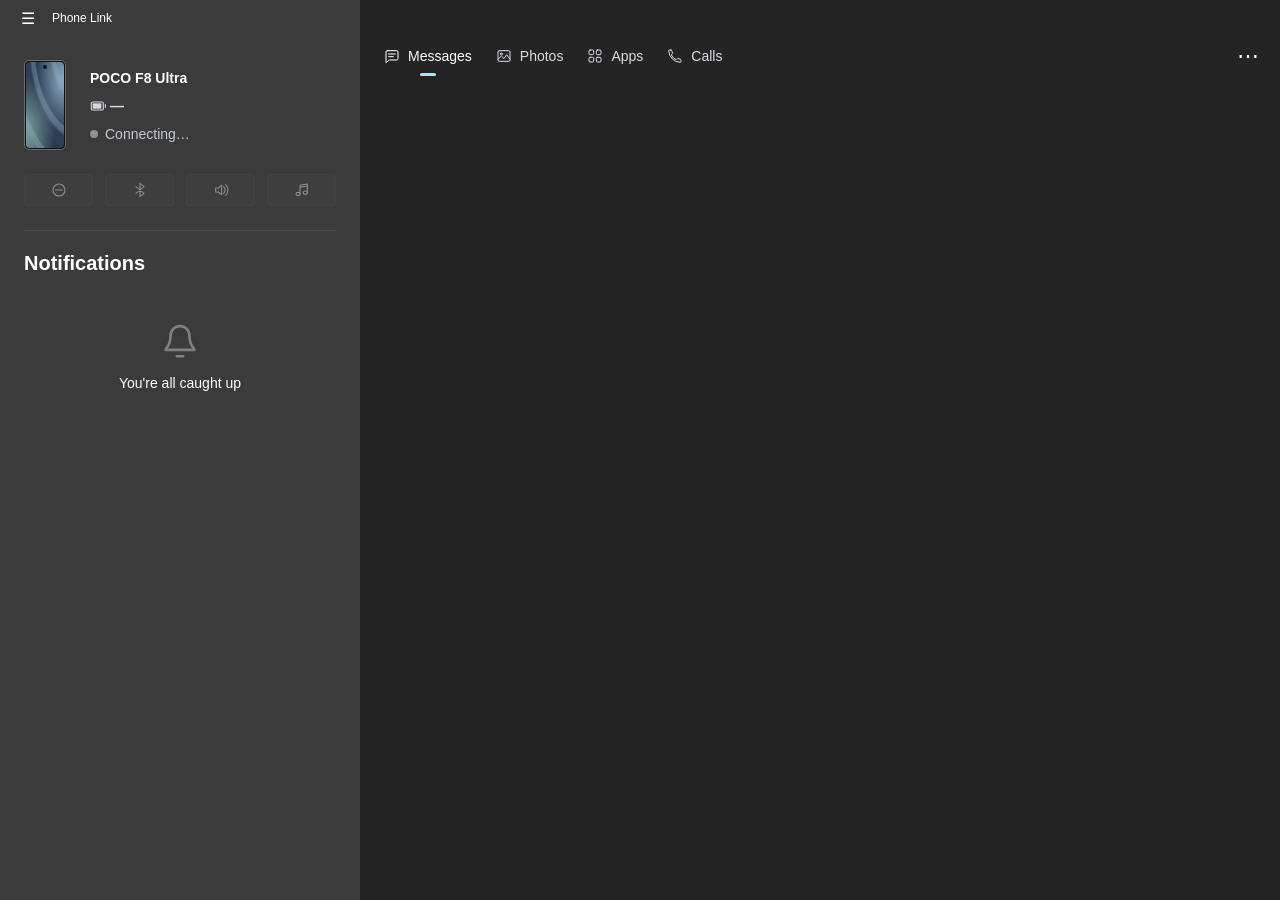
<file: src/ui/index.html>
<!doctype html><html lang="el"><head><meta charset="utf-8"><meta name="viewport" content="width=device-width,initial-scale=1"><meta http-equiv="Content-Security-Policy" content="default-src 'none'; script-src 'self'; style-src 'self' 'unsafe-inline'; img-src 'self' data:; connect-src 'none'; frame-src 'self'; object-src 'none'; base-uri 'none'; form-action 'none'"><title>Phone Link</title><link rel="stylesheet" href="style.css"><link rel="stylesheet" href="windows-shell.css"></head><body><div class="window"><div class="windows-appbar"><button class="icon-button" id="pane-toggle" aria-label="Collapse phone panel" aria-expanded="true">☰</button><span>Phone Link</span></div><div class="workspace"><aside class="sidebar"><div class="device"><div class="phone-thumb" aria-hidden="true"><div class="camera-hole"></div><div class="phone-wallpaper"></div></div><div class="device-info"><div class="device-name">POCO F8 Ultra</div><div class="device-indicators" id="device-indicators">—</div><div class="connection" id="connection">Σύνδεση…</div></div></div><div class="quick-controls" id="quick-controls"></div><section class="windows-notifications" aria-label="Phone notifications"><div class="windows-notifications-heading"><h2>Notifications</h2></div><div id="sidebar-notifications"></div></section><div class="sidebar-bottom"><div class="sync-status" id="sync-state"></div><button class="nav-item" data-tab="settings" id="settings-nav"></button></div></aside><div class="windows-content"><div class="windows-nav-row"><nav class="navigation" id="navigation" aria-label="Phone Link features"></nav><details class="windows-more"><summary aria-label="More options">⋯</summary><div class="windows-more-menu"><button class="nav-item" data-tab="clipboard">Clipboard</button><button class="nav-item" data-tab="files">Files</button><button class="nav-item" data-tab="settings">Settings</button></div></details></div><main class="main"><div id="view"></div></main></div></div><footer class="statusbar"><span id="footer-state"></span><span>Phone Link · Ubuntu</span></footer></div><div id="overlay-root"></div><div class="toast" id="toast" role="status"></div><script src="icons.js"></script><script src="native.js"></script></body></html>
</file>
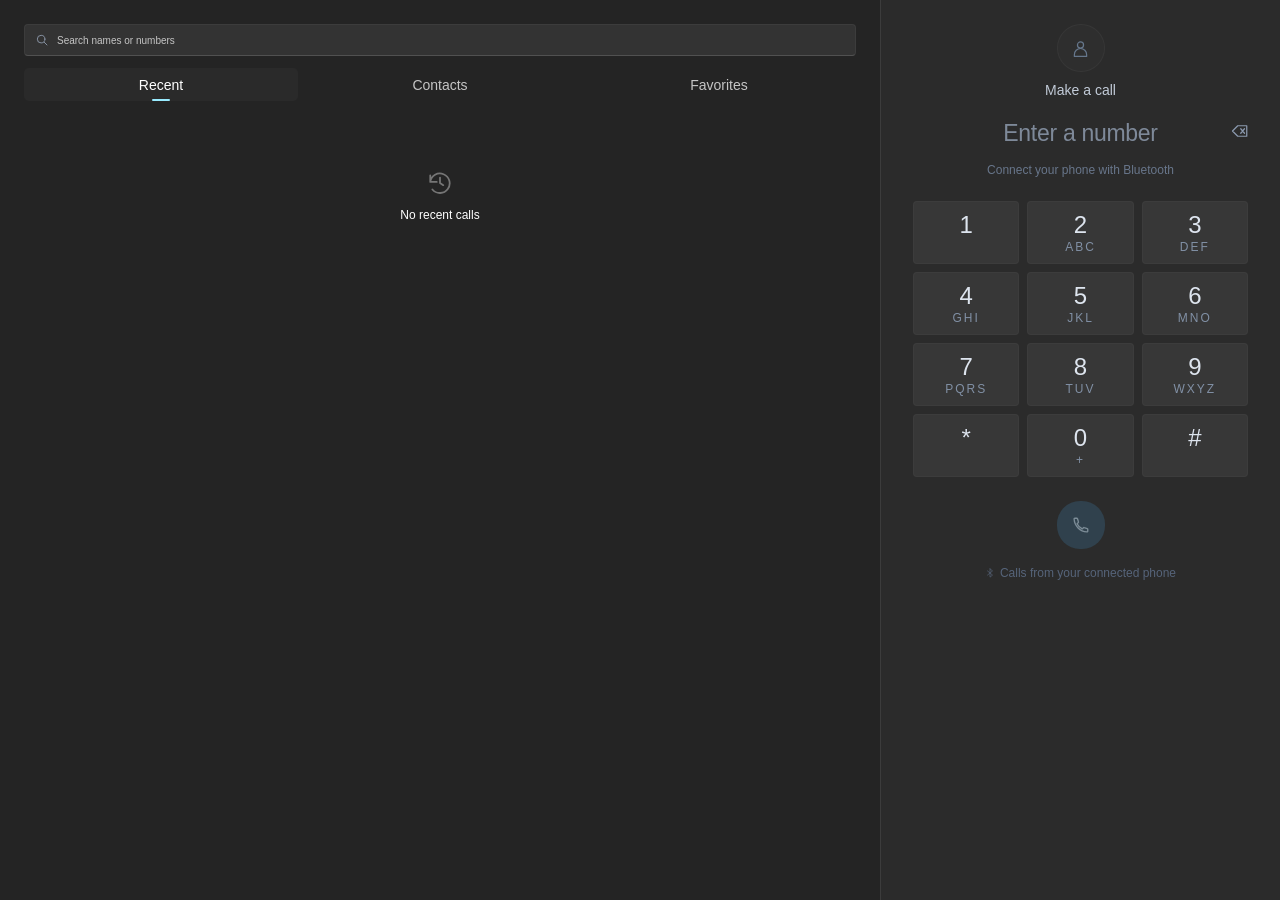
<file: src/ui/dialer/index.html>
<!doctype html>
<html lang="en">
<head><meta http-equiv="Content-Security-Policy" content="default-src 'none'; script-src 'self'; style-src 'self' 'unsafe-inline'; img-src 'self' data:; connect-src 'none'; object-src 'none'; base-uri 'none'"><meta charset="UTF-8"><meta name="viewport" content="width=device-width,initial-scale=1"><title>Phone Link · Dialer</title><meta name="description" content="A focused, interactive Phone Link dialer mockup. Dial a number, find a contact, or return a call."><meta name="theme-color" content="#20232b"><link rel="icon" href="data:image/svg+xml,%3Csvg xmlns='http://www.w3.org/2000/svg' viewBox='0 0 24 24'%3E%3Crect x='5' y='2' width='14' height='20' rx='3' fill='%238acfff'/%3E%3Cpath d='M10 18h4' stroke='%231b3650' stroke-width='2'/%3E%3C/svg%3E"><link rel="stylesheet" href="style.css"><link rel="stylesheet" href="windows-calls.css"></head>
<body>
<div class="ambient" aria-hidden="true"></div>
<div class="dialer-app" id="dialer-app">
 <header class="titlebar"><div class="brand"><span class="phone-link-mark" aria-hidden="true"><i></i><i></i></span><span>Phone Link</span><span class="brand-separator"></span><span class="brand-subtitle">Dialer</span></div><div class="title-actions"><span class="preview-label">PREVIEW</span><button class="icon-button" id="theme-toggle" aria-label="Switch to light theme" title="Switch theme"></button><button class="icon-button" id="about-button" aria-label="About this dialer" title="About this dialer"></button></div></header>
 <div class="app-body">
  <section class="activity-panel" id="activity-panel" aria-label="Call activity">
   <div class="activity-header"><h1>Calls</h1><button class="icon-button mobile-close" id="close-activity" aria-label="Back to keypad"></button><div class="device-status"><span class="connected-dot"></span><span>POCO F8 Ultra</span><span class="status-divider">·</span><span>Connected</span></div></div>
   <div class="activity-tabs" role="tablist" aria-label="Call lists"><button role="tab" aria-selected="true" aria-controls="activity-content" id="tab-recent" data-tab="recent">Recent</button><button role="tab" aria-selected="false" aria-controls="activity-content" id="tab-contacts" data-tab="contacts" tabindex="-1">Contacts</button><button role="tab" aria-selected="false" aria-controls="activity-content" id="tab-favorites" data-tab="favorites" tabindex="-1">Favorites</button></div>
   <label class="search-box"><span id="search-icon"></span><input type="search" id="contact-search" placeholder="Search names or numbers" aria-label="Search names or numbers" autocomplete="off"></label>
   <div class="activity-content" id="activity-content" role="tabpanel" aria-labelledby="tab-recent"></div>
   <div class="activity-footer"><span id="bluetooth-icon"></span><span>Calling through your phone</span><span class="battery" id="battery-status"></span></div>
  </section>
  <section class="dial-panel" id="dial-panel" tabindex="-1" aria-label="Phone keypad"></section>
 </div>
 <footer class="app-footer"><span><span class="connected-dot"></span>Phone connected via Bluetooth</span><span>Phone Link · Ubuntu</span></footer>
</div>
<div class="toast" id="toast" role="status"></div><div id="dialog-root"></div>
<script src="icons.js"></script><script src="native.js"></script>
</body></html>
</file>
<file: src/ui/style.css>
:root{font-family:'Segoe UI Variable','Segoe UI',system-ui,-apple-system,sans-serif;color:#f5f5f7;background:#0a111d;font-synthesis:none;--bg:#202124;--panel:#28292d;--raised:#303136;--sidebar:#272d35;--text:#f4f4f6;--muted:#a1a4ae;--border:#ffffff12;--hover:#ffffff09;--accent:#77c8fa;--accent-bg:#203e52;--input:#2a2b2f;--shadow:0 25px 100px #0007}*{box-sizing:border-box}body{margin:0;min-width:360px;min-height:100vh;overflow:hidden}button,input,textarea{font:inherit}button{color:inherit;cursor:pointer}button:disabled{cursor:default;opacity:.4}button:focus-visible,a:focus-visible,input:focus-visible,textarea:focus-visible{outline:2px solid var(--accent);outline-offset:3px}button{border:0;background:none}svg{display:block;width:20px;height:20px;flex-shrink:0}input,textarea{color:var(--text);background:var(--input);border:1px solid #ffffff10;outline:none}input::placeholder,textarea::placeholder{color:var(--muted)}.desktop-glow{position:fixed;inset:0;background:radial-gradient(ellipse at 90% 100%,#22438370 0,transparent 50%),radial-gradient(ellipse at 10% 0,#163b6c85 0,transparent 50%),#0b111d}.window{position:relative;margin:26px auto;width:calc(100% - 72px);max-width:1536px;height:calc(100dvh - 52px);min-height:590px;border:1px solid #ffffff24;border-radius:11px;box-shadow:var(--shadow);overflow:hidden;background:var(--bg);display:flex;flex-direction:column}.titlebar{height:43px;min-height:43px;background:#23252b;display:flex;align-items:center;justify-content:space-between;padding-left:20px}.title-brand{display:flex;align-items:center;gap:10px;font-size:12px}.phone-link-logo{position:relative;display:block;width:20px;height:20px}.phone-link-logo i{position:absolute;width:10px;height:17px;border:2px solid #4db5f5;border-radius:2px;left:1px;top:0;background:#104373}.phone-link-logo i+i{left:8px;top:4px;background:#64d0fa;border-color:#64d0fa;height:14px;width:9px;box-shadow:-1px 0 1px #101520}.demo-tag{font-size:8px;letter-spacing:1.3px;border:1px solid #ffffff20;border-radius:3px;color:#a2a6b2;padding:2px 5px;margin-left:7px}.title-tools{display:flex;align-items:center;height:100%}.title-tools .icon-button{width:38px;height:30px;color:#b0b5c1}.title-divider{height:15px;width:1px;background:var(--border);margin:0 11px}.window-button{font-family:Arial,sans-serif;height:43px;width:47px;font-size:15px;color:#c9cbd3}.window-button:hover{background:#ffffff10}.close-window:hover{background:#c42b1c;color:#fff}.workspace{display:flex;flex:1;min-height:0}.sidebar{width:266px;min-width:266px;padding:28px 16px 9px;background:radial-gradient(ellipse at 0 25%,#52617930,transparent 75%),linear-gradient(165deg,#2c3037,#252b34);border-right:1px solid #ffffff08;display:flex;flex-direction:column;overflow-y:auto}.device{display:flex;gap:17px;align-items:center;padding:0 10px 25px}.phone-thumb{position:relative;background:#10151a;border:2px solid #6a6c70;border-radius:7px;width:48px;height:91px;overflow:hidden;flex-shrink:0;box-shadow:0 3px 10px #0004}.phone-wallpaper{position:absolute;inset:1px;border-radius:4px;background:radial-gradient(ellipse at 100% 20%,#8dabc1 0,transparent 55%),radial-gradient(ellipse at -10% 80%,#88aaa8 0,transparent 56%),repeating-radial-gradient(ellipse at 150% -20%,#263a51 0 8px,#526780 9px 12px,#2c3e51 14px 20px);transform:scale(1.15)}.camera-hole{position:absolute;z-index:1;width:4px;height:4px;border-radius:50%;background:#0d161c;top:4px;left:20px}.phone-thumb>span{position:absolute;top:20px;left:6px;font-size:10px;font-weight:300;color:#ffffffc5}.device-name{font-weight:600;font-size:15px;display:flex;gap:22px;align-items:center;padding:0;white-space:nowrap}.device-name>span{color:var(--muted);font-size:16px}.device-indicators{display:flex;align-items:center;gap:5px;font-size:11px;color:#d4d8e0;margin:8px 0}.device-indicators #network-icons{display:flex;gap:4px}.device-indicators svg{width:14px;height:14px}.device-indicators #battery-icon svg{width:19px}.connection{display:flex;align-items:center;gap:7px;font-size:11px;color:#c4c9d4}.status-dot{display:inline-block;width:6px;height:6px;background:#64ce91;border-radius:50%;flex-shrink:0}.quick-controls{display:flex;gap:10px;justify-content:center;margin-bottom:27px}.quick-toggle{height:35px;width:43px;display:grid;place-items:center;background:#ffffff09;border:1px solid #ffffff0d;border-radius:5px;color:#d6dbe5}.quick-toggle svg{width:17px;height:17px}.quick-toggle.active{background:#91d5fc;color:#17394d;border-color:transparent}.quick-toggle:hover{filter:brightness(1.13)}.navigation{display:flex;flex-direction:column;gap:5px;border-top:1px solid #ffffff10;padding-top:18px}.nav-item{position:relative;display:flex;gap:14px;align-items:center;text-align:left;width:100%;height:42px;padding:0 16px;border-radius:5px;font-size:13px;color:#d9dce3}.nav-item svg{width:18px;height:18px;stroke-width:1.5}.nav-item:hover{background:var(--hover)}.nav-item.active{background:#ffffff0c;color:var(--text)}.nav-item.active:before{content:'';position:absolute;width:3px;height:19px;left:0;border-radius:4px;background:var(--accent)}.nav-item.active svg{color:var(--accent)}.nav-badge{margin-left:auto;padding:1px 5px;border-radius:10px;background:#82cfff;color:#153447;font-size:10px;min-width:18px;text-align:center;font-weight:600}.sidebar-notifications{padding:27px 8px 12px}.section-eyebrow{display:flex;justify-content:space-between;color:#8d97a6;font-size:9px;font-weight:600;letter-spacing:1px}.small-dot{width:5px;height:5px;border-radius:50%;background:var(--accent)}.notification-peek{margin-top:13px;padding:13px 9px;display:flex;gap:8px;text-align:left;background:#ffffff05;border:1px solid #ffffff0b;border-radius:7px;width:100%;align-items:flex-start}.notification-peek:hover{background:#ffffff0b}.peek-logo .app-icon{width:23px;height:23px;border-radius:6px}.notification-peek>span:nth-child(2){min-width:0;flex:1}.notification-peek b{font-size:10px;font-weight:400;color:#b8c0cc;display:block}.notification-peek span span{font-size:11px;margin-top:8px;display:block;font-weight:600}.notification-peek p{font-size:10px;color:#a6afbd;line-height:1.6;margin:4px 0 0}.notification-peek small{font-size:9px;color:#7f8998;white-space:nowrap}.sidebar-bottom{margin-top:auto;padding-top:25px}.sync-status{padding:0 15px 22px;display:flex;gap:9px;align-items:center;color:#8e98a7;font-size:10px}.sync-status svg{width:15px;height:15px;color:#8bbaa8}.sync-status small{display:block;font-size:9px;margin-top:4px;color:#747e8d}.main{flex:1;min-width:0;overflow-y:auto;background:var(--bg);scrollbar-width:thin;scrollbar-color:#5558 transparent}.mobile-bar{display:none}#view{padding:35px 44px 30px;min-height:100%}.page-header{display:flex;align-items:flex-start;justify-content:space-between;gap:20px;margin-bottom:25px}.page-title{font-size:28px;font-weight:600;line-height:1.2;letter-spacing:-.6px;margin:0 0 9px}.page-subtitle{font-size:11px;color:var(--muted);margin:0;display:flex;gap:10px;align-items:center}.text-link{font-size:11px;color:var(--accent);padding:0}.text-link:hover{text-decoration:underline}.header-actions{display:flex;align-items:center;gap:10px;padding-top:3px}.search-box{display:flex;align-items:center;background:var(--input);border:1px solid #ffffff12;border-bottom-color:#ffffff48;border-radius:5px;height:33px;width:225px;padding:0 10px;gap:10px}.search-box:focus-within{border-bottom:2px solid var(--accent)}.search-box input{min-width:0;flex:1;border:0;padding:0;background:none;font-size:11px;height:100%;outline:none}.search-box input:focus-visible{outline:0}.search-box svg{width:14px;height:14px;color:#adb1bb}.search-box:has(input:not(:placeholder-shown)) .search-clear{display:block}.search-clear{display:none;font-size:14px;padding:0 2px}.screen-button{display:flex;align-items:center;gap:8px;border:1px solid #ffffff18;border-radius:5px;padding:9px 12px;font-size:11px;background:#ffffff04;white-space:nowrap}.screen-button svg{width:15px;height:15px;color:var(--accent)}.screen-button:hover{background:var(--hover)}.apps-feature{display:flex;align-items:center;gap:22px;padding:18px 24px;background:linear-gradient(105deg,#2c3445,#292c35 63%,#2d303a);border:1px solid #ffffff0e;border-radius:8px;position:relative;margin-bottom:28px;min-height:89px;overflow:hidden}.feature-art{width:94px;height:57px;position:relative;flex-shrink:0;perspective:200px}.art-computer{position:absolute;left:0;bottom:8px;width:75px;height:45px;background:linear-gradient(140deg,#2c3f70,#7a6eb0);border:2px solid #8e90b5;border-radius:4px;box-shadow:0 4px 10px #080c2760}.art-computer:before{content:'';position:absolute;inset:3px;background:radial-gradient(ellipse at 80% 90%,#938bf2,transparent 65%),linear-gradient(150deg,#293c84,#405b9c);border-radius:1px}.art-computer:after{content:'';position:absolute;bottom:-5px;left:-7px;width:85px;height:3px;background:#a1a4ca;border-radius:1px 1px 8px 8px}.art-phone{position:absolute;right:4px;top:4px;height:52px;width:27px;background:linear-gradient(135deg,#5083a9,#a98fe1);border:2px solid #bcc3e0;border-radius:5px;box-shadow:-4px 4px 7px #0003}.art-phone:before{content:'';position:absolute;width:6px;height:2px;border-radius:3px;top:2px;left:8px;background:#454b77}.art-phone:after{content:'';position:absolute;inset:14px 4px 10px;border-radius:3px;background:linear-gradient(135deg,#a6c4eb55,#817acfff)}.feature-text h2{font-size:13px;font-weight:600;margin:0 0 5px;display:flex;align-items:center;gap:8px}.new-pill{font-size:8px;letter-spacing:.4px;background:#bbb2f0;color:#28223d;padding:2px 5px;border-radius:3px;font-weight:700}.feature-text p{font-size:11px;line-height:1.6;color:#aab0c2;margin:0;max-width:460px}.feature-close{margin-left:auto;align-self:flex-start;font-size:15px;color:var(--muted);padding:0 0 0 14px}.section-heading{display:flex;justify-content:space-between;align-items:center;margin:0 0 15px;gap:10px}.section-heading h2{font-size:15px;font-weight:600;margin:0}.section-heading>span{font-size:10px;color:#858993}.app-grid{display:grid;grid-template-columns:repeat(6,minmax(65px,1fr));column-gap:18px;row-gap:13px}.app-grid.recent{grid-template-columns:repeat(6,minmax(65px,1fr));margin-bottom:26px;padding-bottom:23px;border-bottom:1px solid var(--border)}.app-tile{min-width:0;position:relative;display:flex;flex-direction:column;align-items:center;justify-content:center;padding:12px 5px 9px;min-height:91px;border:1px solid transparent;border-radius:7px;gap:10px}.app-tile:hover{background:#ffffff05;border-color:#ffffff0a}.app-tile .app-icon{transition:transform .16s}.app-tile:hover .app-icon{transform:translateY(-2px)}.app-tile>span:last-child{font-size:11px;text-align:center;white-space:nowrap;text-overflow:ellipsis;max-width:100%;overflow:hidden;color:#e0e2e7}.app-icon{display:inline-flex;align-items:center;justify-content:center;width:45px;height:45px;border-radius:12px;background:var(--icon-bg,#4c79b8);box-shadow:0 2px 5px #0002;overflow:hidden;flex-shrink:0}.app-icon svg{width:100%;height:100%;padding:7px}.app-notification{position:absolute;top:6px;left:calc(50% + 10px);z-index:1;display:grid;place-items:center;min-width:15px;height:15px;border:2px solid var(--bg);border-radius:50%;font-size:8px;background:#ed5e65;color:white}.favorite-star{position:absolute;right:3px;top:4px;opacity:0;color:#f1c876;font-size:13px;z-index:2;padding:3px}.app-tile:hover .favorite-star,.favorite-star:focus-visible{opacity:1}.apps-bottom-note{display:flex;gap:7px;color:#707680;font-size:10px;margin-top:25px;align-items:center}.apps-bottom-note svg{width:13px;height:13px}.statusbar{height:27px;min-height:27px;background:#1e2025;border-top:1px solid #ffffff05;display:flex;justify-content:space-between;align-items:center;padding:0 17px 0 25px;color:#777f8c;font-size:9px}.statusbar>span{display:flex;gap:6px;align-items:center}.statusbar .status-dot{width:4px;height:4px;background:#80bca4}.footer-dot{padding:0 3px;color:#555f6d}.icon-button{width:30px;height:30px;display:inline-grid;place-items:center;border-radius:5px;color:var(--muted)}.icon-button:hover{background:var(--hover);color:var(--text)}.empty-state{padding:70px 20px;display:flex;align-items:center;flex-direction:column;text-align:center;color:var(--muted);gap:14px}.empty-state svg{width:38px;height:38px;opacity:.5}.empty-state b{color:var(--text);font-size:16px}.empty-state p{margin:0;font-size:12px;line-height:1.6}.primary-button{background:#8dcefa;color:#15364b;padding:9px 18px;border-radius:5px;font-size:12px;font-weight:600;border:1px solid transparent;display:inline-flex;align-items:center;gap:8px}.primary-button:hover{filter:brightness(1.06)}.primary-button svg{width:16px;height:16px}.secondary-button{padding:9px 15px;border:1px solid var(--border);background:var(--raised);border-radius:5px;font-size:12px;display:inline-flex;align-items:center;gap:8px}.secondary-button:hover{background:var(--hover)}.secondary-button svg{width:15px;height:15px}.toast{position:fixed;bottom:49px;left:50%;transform:translate(-50%,20px);max-width:90%;z-index:1000;background:#343941;color:#eef1f7;border:1px solid #ffffff20;box-shadow:0 8px 35px #0006;border-radius:7px;padding:12px 18px;font-size:12px;opacity:0;pointer-events:none;transition:.2s}.toast.show{opacity:1;transform:translate(-50%,0)}.content-panel{border:1px solid var(--border);border-radius:8px;background:var(--panel);overflow:hidden}.messages-layout{display:grid;grid-template-columns:265px 1fr;height:calc(100dvh - 238px);min-height:390px}.conversation-list{border-right:1px solid var(--border);overflow-y:auto;padding:10px 8px}.conversation-item{display:flex;align-items:center;gap:10px;width:100%;text-align:left;padding:14px 9px;border-radius:5px;margin:3px 0}.conversation-item:hover{background:var(--hover)}.conversation-item.selected{background:#ffffff0b}.avatar{width:37px;height:37px;border-radius:50%;background:#57718e;display:inline-flex;align-items:center;justify-content:center;font-size:13px;flex-shrink:0;font-weight:500;color:#fff}.conversation-preview{flex:1;min-width:0}.conversation-preview b{font-size:12px;font-weight:500}.conversation-preview p{font-size:10px;color:var(--muted);margin:5px 0 0;white-space:nowrap;text-overflow:ellipsis;overflow:hidden}.conversation-item time{font-size:9px;color:var(--muted);align-self:flex-start;margin-top:5px}.conversation-detail{display:flex;flex-direction:column;min-width:0}.chat-header{height:68px;display:flex;align-items:center;padding:0 22px;gap:11px;border-bottom:1px solid var(--border)}.chat-header b{font-weight:600;font-size:13px;display:block}.chat-header small{color:var(--muted);font-size:10px;display:block;margin-top:3px}.chat-header .icon-button{margin-left:auto;color:var(--accent)}.chat-messages{flex:1;overflow-y:auto;padding:25px 24px;display:flex;flex-direction:column;gap:13px}.chat-date{align-self:center;color:#757c87;font-size:9px;margin:0 0 15px}.bubble{font-size:12px;line-height:1.6;max-width:83%;background:#3b3c42;border-radius:8px 8px 8px 2px;padding:10px 14px;align-self:flex-start}.bubble.sent{align-self:flex-end;background:#31556f;border-radius:8px 8px 2px 8px}.bubble small{display:block;font-size:8px;color:#b9c3ce;text-align:right;margin-top:4px}.chat-compose{display:flex;align-items:center;gap:10px;padding:16px 20px}.chat-compose input{height:38px;border-radius:5px;flex:1;min-width:0;padding:0 12px;font-size:12px}.send-button{height:38px;width:39px;display:grid;place-items:center;background:#8dcefa;color:#173a52;border-radius:5px}.send-button svg{width:18px}.photos-grid{display:grid;grid-template-columns:repeat(4,1fr);gap:12px}.photo-tile{position:relative;aspect-ratio:1.16;overflow:hidden;border-radius:6px;padding:0;background:var(--raised)}.photo-tile img{width:100%;height:100%;object-fit:cover;transition:transform .25s}.photo-tile:hover img{transform:scale(1.05)}.photo-tile:after{content:'';position:absolute;inset:0;box-shadow:inset 0 0 0 1px #ffffff12;border-radius:6px}.photo-tile .photo-type{position:absolute;bottom:9px;right:9px;background:#0006;border-radius:4px;padding:4px;color:white}.photo-type svg{width:13px;height:13px}.photo-group{font-size:12px;color:var(--muted);margin:25px 0 15px}.calls-layout{display:grid;grid-template-columns:1fr 300px;gap:25px}.call-row{display:flex;align-items:center;padding:15px 14px;border-bottom:1px solid var(--border);gap:12px}.call-row:last-child{border-bottom:0}.call-person{flex:1}.call-person b{font-size:12px;font-weight:500}.call-person small{font-size:10px;color:var(--muted);margin-top:5px;display:flex;gap:5px;align-items:center}.call-person small svg{width:11px;height:11px}.call-row time{font-size:10px;color:var(--muted)}.call-row .icon-button{color:var(--accent);margin-left:10px}.dialer{padding:28px 25px;text-align:center}.dialer>svg{width:37px;height:37px;padding:8px;background:#ffffff08;border-radius:50%;margin:0 auto 20px;color:var(--muted)}.number-input{display:flex;align-items:center;gap:5px}.number-input input{width:100%;background:none;border:0;text-align:center;font-size:23px;letter-spacing:2px;height:44px}.dialer-hint{font-size:10px;color:var(--muted);margin:8px 0 23px}.keypad{display:grid;grid-template-columns:repeat(3,1fr);gap:7px;margin-bottom:23px}.keypad button{height:53px;border-radius:5px;font-size:23px;background:#ffffff05}.keypad button:hover{background:#ffffff10}.keypad button small{display:block;font-size:8px;color:var(--muted);letter-spacing:1.8px;height:12px;margin-top:2px}.dial-call{border-radius:50%;background:#8dcefa;color:#14394e;width:43px;height:43px;display:inline-grid;place-items:center}.notifications-list{max-width:780px;display:flex;flex-direction:column;gap:13px}.notification-card{padding:18px 21px;background:var(--panel);border:1px solid var(--border);border-radius:8px}.notification-card-top{display:flex;align-items:center;gap:8px;font-size:10px;color:var(--muted);margin-bottom:14px}.notification-card-top .app-icon{width:22px;height:22px;border-radius:6px}.notification-card-top .app-icon svg{padding:4px}.notification-card-top time{margin-left:auto}.notification-card h3{font-size:13px;margin:0 0 7px;font-weight:600}.notification-card p{font-size:12px;color:#bec2cc;line-height:1.6;margin:0 0 15px}.notification-reply{display:flex;gap:10px;margin-top:12px}.notification-reply input{flex:1;min-width:0;height:34px;border-radius:5px;padding:0 10px;font-size:11px}.notification-card-actions{display:flex;gap:17px}.settings-list{max-width:850px}.settings-row{display:flex;align-items:center;gap:15px;background:var(--panel);border:1px solid var(--border);border-radius:6px;padding:20px;margin-bottom:7px}.settings-row>svg{color:var(--muted);width:21px}.settings-row>div{flex:1}.settings-row b{font-size:13px;font-weight:500;display:block}.settings-row p{font-size:11px;color:var(--muted);margin:6px 0 0;line-height:1.5}.settings-row input[type=text]{width:160px;height:34px;border-radius:5px;padding:0 10px;font-size:12px}.settings-row select{background:var(--raised);color:var(--text);border:1px solid var(--border);border-radius:5px;padding:7px 26px 7px 10px;font-size:12px}.switch{width:39px;height:21px;background:#60636c;border-radius:15px;padding:3px;display:flex;align-items:center;flex-shrink:0}.switch:before{content:'';width:15px;height:15px;background:#fff;border-radius:50%;transition:transform .15s}.switch.on{background:#8dcefa}.switch.on:before{transform:translateX(18px);background:#1a4058}.settings-about{margin:25px 2px;color:#777f8b;font-size:11px;line-height:1.8}.overlay-backdrop{position:fixed;inset:0;background:#080b128a;backdrop-filter:blur(5px);z-index:100;display:flex;align-items:center;justify-content:center;padding:25px}.dialog{background:#2a2c32;border:1px solid #ffffff20;border-radius:11px;box-shadow:0 20px 80px #0009;padding:25px;max-width:440px;width:100%;max-height:90dvh;overflow-y:auto}.dialog-heading{display:flex;align-items:center;justify-content:space-between;gap:15px;margin-bottom:18px}.dialog-heading h2{font-size:20px;font-weight:600;margin:0}.dialog p{font-size:12px;color:var(--muted);line-height:1.7}.dialog-actions{display:flex;justify-content:flex-end;gap:8px;margin-top:25px}.phone-mirror{position:relative;width:310px;max-width:90vw;border:1px solid #555d6a;border-radius:12px;background:#131a22;box-shadow:0 25px 80px #0008;overflow:hidden;color:#fff}.mirror-titlebar{display:flex;align-items:center;justify-content:space-between;padding:9px 11px;background:#282d35;font-size:10px}.mirror-titlebar .icon-button{width:23px;height:23px}.mirror-titlebar svg{width:15px;height:15px}.mirror-screen{height:544px;max-height:75dvh;overflow-y:auto;position:relative;background:repeating-radial-gradient(ellipse at 150% -20%,#142a3c 0 25px,#23465a 26px 30px,#0e293b 32px 55px)}.mirror-status{display:flex;align-items:center;justify-content:space-between;padding:12px 16px;font-size:10px;color:#d9edf5}.mirror-clock{text-align:center;font-size:51px;font-weight:200;margin:29px 0 0}.mirror-date{font-size:11px;text-align:center;margin:3px 0 31px;color:#c0d3e0}.mirror-app-grid{display:grid;grid-template-columns:repeat(4,1fr);gap:19px 9px;padding:0 17px 30px}.mirror-app-grid button{min-width:0;display:flex;flex-direction:column;align-items:center;gap:7px;padding:0}.mirror-app-grid .app-icon{width:42px;height:42px}.mirror-app-grid small{font-size:8px;max-width:100%;white-space:nowrap;overflow:hidden;text-overflow:ellipsis}.mirror-gesture{width:87px;height:4px;border-radius:5px;background:#ffffffa1;margin:10px auto 12px}.mirror-app-content{padding:20px 19px;min-height:400px;background:#f6f7f9;color:#1b2630}.mirror-app-heading{display:flex;align-items:center;gap:12px;font-size:20px;font-weight:600;margin-bottom:30px}.mirror-app-heading .app-icon{width:37px;height:37px}.mirror-app-content p{font-size:12px;line-height:1.7;color:#6e7780}.mirror-app-card{background:#fff;border:1px solid #0001;padding:17px;border-radius:9px;margin:12px 0;font-size:12px;line-height:1.8}.mirror-app-card small{display:block;color:#8b929b;font-size:10px}.mirror-app-content h3{font-size:14px}.mirror-app-content .app-icon svg{color:white}.photo-dialog{max-width:1000px;width:100%;background:#1d2025;border-radius:10px;border:1px solid #ffffff20;overflow:hidden}.photo-dialog-header{padding:10px 16px;display:flex;align-items:center;justify-content:space-between;font-size:12px;color:#b7becb}.photo-viewer{height:65dvh;display:flex;align-items:center;justify-content:space-between;gap:15px;padding:15px}.photo-viewer img{max-width:calc(100% - 100px);max-height:100%;object-fit:contain;border-radius:4px}.photo-viewer .icon-button{background:#ffffff08;flex-shrink:0}.photo-dialog-footer{display:flex;justify-content:space-between;align-items:center;padding:16px;color:#838d9e;font-size:11px;border-top:1px solid #ffffff10}.photo-dialog-footer a{color:var(--accent);text-decoration:none;display:flex;align-items:center;gap:8px}.photo-dialog-footer svg{width:15px;height:15px}.call-dialog{text-align:center;padding:28px 30px 35px}.call-dialog>.avatar{width:72px;height:72px;font-size:24px;margin:10px auto 15px}.call-dialog h2{font-size:23px;font-weight:500;margin:0 0 8px}.call-dialog .call-time{font-size:13px;margin-bottom:30px}.call-actions{display:flex;gap:16px;justify-content:center;margin-top:25px}.call-action{display:flex;flex-direction:column;align-items:center;gap:9px;font-size:10px;color:var(--muted)}.call-action>span{width:42px;height:42px;background:#ffffff0c;display:grid;place-items:center;border-radius:50%;color:var(--text)}.call-action.active>span{background:#8dcefa;color:#153c55}.call-action.end>span{background:#d93f51;color:white}.call-action.end svg{transform:rotate(135deg)}.light{--bg:#f8f9fb;--panel:#fff;--raised:#f0f1f4;--text:#24262b;--muted:#737882;--border:#00000012;--hover:#00000006;--input:#fff;color:var(--text)}.light .titlebar,.light .statusbar{background:#edf0f5;color:#545b68}.light .title-tools .icon-button,.light .window-button{color:#545b68}.light .sidebar{background:linear-gradient(160deg,#e8eef5,#e0e8f0)}.light .nav-item{color:#424d5c}.light .nav-item.active{background:#ffffffa8}.light .device-indicators,.light .connection{color:#566271}.light .quick-toggle{color:#596271;background:#ffffff5c;border-color:#0001}.light .quick-toggle.active{background:#93d5ff;color:#143f5a}.light .navigation{border-top-color:#0001}.light .notification-peek{background:#ffffff4f;border-color:#0001}.light .notification-peek b,.light .notification-peek p{color:#5e6c7e}.light .app-tile>span:last-child{color:#353e4a}.light .app-tile:hover{background:#00000005}.light .search-box{border-color:#0002}.light .apps-feature{background:linear-gradient(110deg,#e2e8ff,#e9edf4);border-color:#0001}.light .feature-text p{color:#727d95}.light .bubble{background:#e8ebf0}.light .bubble.sent{background:#d1eafd}.light .bubble small{color:#718297}.light .dialog{background:#fafbfc}.light .dialog p{color:#737882}.light .notification-card p{color:#647080}.light .keypad button{background:#f1f3f7}.light .conversation-item.selected{background:#e9f0fa}.light .settings-row select{border-color:#0002}.light .statusbar{border-top-color:#0001}.light .screen-button{border-color:#0002}.light .title-brand{color:#303843}.light .demo-tag{color:#647185;border-color:#0002}.light .quick-toggle:hover{filter:brightness(.97)}@media(min-width:1550px){#view{padding:44px 55px}.app-grid{row-gap:22px}.app-tile{min-height:105px}.app-icon{width:49px;height:49px}}@media(max-width:1180px){.window{width:calc(100% - 32px);margin:16px auto;height:calc(100dvh - 32px)}.sidebar{width:235px;min-width:235px;padding-left:12px;padding-right:12px}.device{gap:12px;padding-left:6px;padding-right:6px}.device-name{gap:14px}#view{padding:30px}.header-actions{flex-wrap:wrap;justify-content:flex-end}.search-box{width:195px}.screen-button{padding:8px 10px}.app-grid{column-gap:7px}.calls-layout{grid-template-columns:1fr 250px;gap:15px}.messages-layout{grid-template-columns:220px 1fr;height:calc(100dvh - 230px)}.page-title{font-size:26px}.feature-text p{max-width:320px}.apps-feature{padding:16px;gap:18px}}@media(max-width:950px){.sidebar{width:210px;min-width:210px}.device-name{font-size:13px;gap:12px}.phone-thumb{width:41px;height:78px}.device-info{min-width:0}.quick-controls{gap:7px}.quick-toggle{width:36px;height:32px}#view{padding:26px 24px}.app-grid,.app-grid.recent{grid-template-columns:repeat(4,minmax(50px,1fr))}.page-header{flex-direction:column;gap:18px}.header-actions{padding:0;justify-content:flex-start;width:100%}.search-box{flex:1;max-width:260px}.apps-feature{gap:13px}.feature-art{width:80px}.feature-text p{font-size:10px}.section-heading{margin-bottom:9px}.calls-layout{grid-template-columns:1fr}.dialer{max-width:320px;width:100%;margin:0 auto}.messages-layout{grid-template-columns:175px 1fr;height:calc(100dvh - 273px)}.conversation-item{padding:12px 5px;gap:7px}.conversation-item .avatar{width:30px;height:30px;font-size:11px}.conversation-item time{display:none}.chat-header{padding:0 15px}.chat-messages{padding:20px 15px}.chat-compose{padding:12px}.photos-grid{grid-template-columns:repeat(3,1fr)}.statusbar>span:last-child{display:none}}@media(max-width:700px){body{overflow:auto}.window{width:100%;height:100dvh;min-height:0;margin:0;border:0;border-radius:0}.titlebar{height:38px;min-height:38px;padding-left:16px}.window-button{display:none}.title-divider{display:none}.sidebar{position:absolute;left:0;top:38px;bottom:27px;width:245px;min-width:245px;z-index:20;box-shadow:15px 0 70px #0007;transform:translateX(-110%);transition:transform .2s}.sidebar.open{transform:translateX(0)}.main{position:relative}.mobile-bar{display:flex;align-items:center;gap:10px;padding:12px 15px 0;font-size:11px;color:var(--muted)}.mobile-bar .status-dot{margin-left:auto;margin-right:8px}#view{padding:23px 20px}.page-header{gap:18px;margin-bottom:22px}.page-title{font-size:26px}.header-actions{gap:8px}.screen-button{font-size:10px}.search-box{width:150px;max-width:none}.apps-feature{padding:14px 12px;gap:10px;min-height:85px}.feature-art{width:73px;transform:scale(.8);transform-origin:left center;margin-right:-13px}.feature-text h2{font-size:11px;gap:5px}.feature-text p{font-size:10px;line-height:1.5}.feature-close{padding-left:3px}.app-grid,.app-grid.recent{grid-template-columns:repeat(4,minmax(45px,1fr));gap:8px 3px}.app-tile{padding:10px 3px;min-height:89px}.app-tile>span:last-child{font-size:10px}.app-icon{width:43px;height:43px}.statusbar{font-size:8px;padding:0 15px}.section-heading h2{font-size:14px}.messages-layout{grid-template-columns:65px 1fr;height:calc(100dvh - 300px);min-height:370px}.conversation-list{padding:8px 4px}.conversation-list .conversation-preview,.conversation-list .conversation-item time{display:none}.conversation-item{justify-content:center;padding:12px 2px}.conversation-item .avatar{width:36px;height:36px;font-size:12px}.chat-header .avatar{width:30px;height:30px}.chat-header{padding:0 11px;gap:8px;height:60px}.chat-header b{font-size:12px}.chat-header small{font-size:9px}.chat-messages{padding:20px 12px;gap:10px}.bubble{font-size:11px;padding:9px 11px;max-width:94%}.chat-compose{gap:6px;padding:10px 8px}.chat-compose input{font-size:11px;padding:0 8px}.send-button{width:32px;flex-shrink:0}.photos-grid{grid-template-columns:repeat(2,1fr);gap:9px}.settings-row{padding:15px;gap:10px;flex-wrap:wrap}.settings-row>svg{width:18px}.settings-row input[type=text]{width:130px}.settings-row b{font-size:12px}.settings-row p{font-size:10px}.notification-card{padding:16px}.notification-card p{font-size:11px}.photo-viewer{gap:6px;padding:8px;height:55dvh}.photo-viewer img{max-width:calc(100% - 72px)}.photo-viewer .icon-button{width:27px}.overlay-backdrop{padding:15px}.photo-dialog-footer{font-size:10px;gap:10px}.photo-dialog-footer a{font-size:10px}.calls-layout{gap:20px}.call-row{padding:15px 12px}.page-subtitle{font-size:10px}.sidebar-notifications{padding-top:24px}.sync-status{font-size:10px}.toast{bottom:42px;font-size:11px;text-align:center;width:max-content}.dialog{padding:20px}.apps-bottom-note{font-size:9px}.main{scrollbar-width:none}}@media(prefers-reduced-motion:reduce){*,*:before,*:after{transition:none!important;animation:none!important}}
.app-label{font-size:11px;text-align:center;white-space:nowrap;text-overflow:ellipsis;max-width:100%;overflow:hidden;color:var(--text)}.app-launch{min-width:0}.app-grid .app-tile{gap:0}.window.maximized{width:100%;max-width:none;height:100dvh;margin:0;border-radius:0}@media(max-width:700px){.app-label{font-size:10px}}

.light{--accent:#1879af}.light .primary-button,.light .send-button,.light .dial-call{color:#15364b}.sidebar{scrollbar-width:thin;scrollbar-color:#7e899255 transparent}

.drawer-backdrop{display:none}@media(max-width:700px){.sidebar:not(.open){visibility:hidden}.sidebar.open{visibility:visible}.workspace:has(.sidebar.open) .drawer-backdrop{display:block;position:absolute;inset:38px 0 27px;background:#050a1370;z-index:19}}

html,body{background:transparent!important}body{min-width:640px}.window{margin:0;width:100%;max-width:none;height:100vh;min-height:0;border:0;border-radius:0;box-shadow:none;background:transparent}.desktop-glow,.titlebar{display:none}.sidebar{background:rgba(35,38,44,.24)}.main{background:transparent}.statusbar{background:transparent}.native-clipboard{width:100%;min-height:170px;border-radius:8px;padding:15px;resize:vertical}.native-actions{display:flex;gap:12px;margin-top:18px}.native-status{color:var(--muted);line-height:1.65}.notification-card{background:rgba(44,47,53,.32)}.native-empty{padding:40px 15px;color:var(--muted);text-align:center;line-height:1.7}.native-empty svg{width:42px;height:42px;margin:0 auto 20px}.quick-controls button[disabled]{opacity:.5}.quick-toggle.active[disabled]{opacity:1}.sidebar-notifications{margin-top:20px}.sidebar-bottom{margin-top:auto}.device-name{cursor:default}.native-feature-row{display:flex;align-items:center;gap:14px;padding:18px 0;border-bottom:1px solid var(--border)}.native-feature-row strong{margin-left:auto}.native-message{padding:12px 0;color:var(--accent)}

html,body{background:#202124!important;color:var(--text)}.window,.main{background:#202124}.sidebar{background:linear-gradient(160deg,#303740,#252b33)}.statusbar{background:#202124}.phone-wallpaper{background-size:cover!important;background-position:center!important}.phone-thumb{height:106px;width:54px;min-width:54px}.device-indicators{gap:5px}.notification-card-top>svg{width:20px;height:20px}.native-status{white-space:pre-wrap}.empty-state>b{display:block}.quick-controls button:disabled{cursor:default}

#view:has(#native-dialer){padding:0;height:100%;min-height:0}.main:has(#native-dialer){overflow:hidden}
.photos-grid{display:grid;grid-template-columns:repeat(auto-fill,minmax(150px,1fr));gap:14px}.photo-tile{height:180px;min-width:0;display:flex;flex-direction:column;align-items:center;justify-content:center;overflow:hidden;border-radius:9px;background:var(--panel);padding:0}.photo-tile>img{width:100%;height:145px;object-fit:cover}.photo-tile>svg{width:36px;height:36px;margin:auto;color:var(--muted)}.photo-tile>small{width:100%;height:35px;padding:10px;font-size:10px;overflow:hidden;white-space:nowrap;text-overflow:ellipsis;text-align:left}.photo-tile:hover{outline:1px solid var(--accent)}

.native-file-row{display:flex;align-items:center;gap:14px;padding:14px 18px;border-bottom:1px solid var(--border);font-size:12px}.native-file-row>span{flex:1}.native-file-row>.screen-button{margin-left:auto}.app-tile>svg{width:45px;height:45px;color:var(--accent);margin:10px auto}.app-tile{color:var(--text)}
</file>
<file: src/ui/windows-shell.css>
/* Reconstructed from Phone Link 1.26101.114.0 XBF resources.
 * See docs/original-ui-analysis.md. These values describe the TopNavShell;
 * runtime feature flags and platform font rasterization remain separate.
 */
:root{font-family:'Segoe UI',sans-serif;font-size:14px;--bg:#242424;--panel:#2b2b2b;--raised:#333;--sidebar:#3b3b3b;--text:#fff;--muted:#c5c5c5;--accent:#99ebff;--border:#ffffff14;--hover:#ffffff0f;--input:#333}
html,body,.window{background:var(--bg)!important;color:var(--text)}
body{min-width:640px}.window{height:100dvh}.statusbar{display:none}
.windows-appbar{height:36px;min-height:36px;display:flex;align-items:center;gap:8px;padding:0 12px;background:linear-gradient(90deg,var(--sidebar) 0 360px,var(--bg) 360px);font-size:12px}
.windows-appbar .icon-button{width:32px;height:32px;font-size:16px;color:var(--text)}
.workspace{position:relative;min-height:0;overflow:hidden}
.sidebar{position:relative;top:auto;bottom:auto;left:auto;transform:none;visibility:visible;width:360px;min-width:360px;padding:24px 24px 12px;background:var(--sidebar);border:0;box-shadow:none;overflow:hidden;transition:none}
.device{gap:0;align-items:flex-start;padding:0}.phone-thumb{height:90px;width:42px;min-width:42px;border-radius:5px;border-width:1px;margin:0;box-shadow:none}.camera-hole{left:calc(50% - 2px)}.phone-wallpaper{transform:none}
.device-info{padding-left:24px;min-width:0;padding-top:8px}.device-name{font-size:14px;line-height:20px;font-weight:600;white-space:normal}.device-indicators{margin:8px 0 0;gap:4px;font-size:14px;font-weight:600;line-height:20px}.device-indicators svg{width:16px;height:16px}.connection{margin-top:8px;font-size:14px;line-height:20px}.status-dot{width:8px;height:8px}
.quick-controls{display:grid;grid-template-columns:repeat(4,1fr);gap:12px;margin:24px 0 24px;justify-content:stretch}.quick-toggle{width:auto;height:32px;min-width:0;border-radius:4px}.quick-toggle svg{width:16px;height:16px}
.windows-notifications{border-top:1px solid var(--border);min-height:0;display:flex;flex-direction:column;flex:1;padding-top:12px}.windows-notifications-heading{display:flex;align-items:center;min-height:40px}.windows-notifications-heading h2{font-size:20px;font-weight:600;margin:0}.windows-notifications #sidebar-notifications{overflow-y:auto;min-height:0;scrollbar-width:thin;padding-top:8px}.windows-notifications .notification-card{margin-bottom:8px;padding:12px;border-radius:4px;background:var(--panel)}.windows-notifications .notification-card-top{font-size:12px;line-height:16px;margin-bottom:8px}.windows-notifications .notification-card h3{font-size:14px;line-height:20px}.windows-notifications .notification-card p{font-size:14px;line-height:20px;margin:0;overflow-wrap:anywhere}.windows-notifications .empty-state{padding:32px 8px;font-size:12px}.windows-notifications .empty-state b{font-size:14px;font-weight:400}
.sidebar-bottom{padding-top:8px;flex-shrink:0}.sidebar-bottom .sync-status{display:none}.sidebar-bottom .nav-item{height:40px;font-size:14px;padding:0 12px}.sidebar-bottom .nav-item svg{width:16px;height:16px}
.windows-content{display:flex;flex-direction:column;flex:1;min-width:0;min-height:0}.windows-nav-row{height:40px;min-height:40px;display:flex;align-items:stretch;padding:0 12px;background:var(--bg)}
.navigation{border:0;padding:0;display:flex;flex-direction:row;gap:0;flex:1;min-width:0}.navigation .nav-item{width:auto;min-width:0;height:40px;border-radius:0;gap:8px;padding:0 12px;font-size:14px;white-space:nowrap}.navigation .nav-item svg{width:16px;height:16px}.navigation .nav-item.active{background:transparent}.navigation .nav-item.active:before{height:3px;width:16px;left:calc(50% - 8px);top:auto;bottom:0;border-radius:2px}.navigation .nav-item.active svg{color:inherit}
.windows-more{position:relative;margin-left:auto;flex-shrink:0}.windows-more summary{display:grid;place-items:center;width:40px;height:40px;cursor:pointer;font-size:22px;list-style:none;border-radius:4px}.windows-more summary::-webkit-details-marker{display:none}.windows-more summary:hover{background:var(--hover)}.windows-more-menu{position:absolute;right:0;top:40px;width:180px;padding:8px;background:#333;border:1px solid var(--border);border-radius:8px;box-shadow:0 8px 24px #0005;z-index:30}.windows-more-menu .nav-item{font-size:14px;height:36px;padding:0 12px}
.main{min-height:0;flex:1;background:var(--bg);overflow:auto}#view{padding:24px 32px;min-height:100%}.page-title{font-size:28px;font-weight:600;line-height:36px;letter-spacing:0;margin-bottom:8px}.page-subtitle{font-size:12px;line-height:16px}.page-header{margin-bottom:24px}.section-heading h2{font-size:20px;line-height:28px}.screen-button,.primary-button,.secondary-button{font-size:14px;min-height:32px;padding:5px 12px;border-radius:4px}.screen-button svg{width:16px;height:16px}.empty-state b{font-size:20px;font-weight:600}.settings-row b{font-size:14px}.settings-row p{font-size:14px;line-height:20px}.notification-card h3,.notification-card p{font-size:14px}.native-file-row{font-size:14px}
.phone-pane-collapsed .sidebar{display:none}.phone-pane-collapsed .windows-appbar{background:var(--bg)}
@media(max-width:819px){.sidebar{width:320px;min-width:320px;padding:16px}.windows-appbar{background:linear-gradient(90deg,var(--sidebar) 0 320px,var(--bg) 320px)}.navigation .nav-item{padding:0 8px;gap:6px}.navigation .nav-item svg{display:none}#view{padding:20px}.windows-nav-row{padding:0 4px}}
/* CompactPaneLength=40 from SplitViewStyle. */
.phone-pane-collapsed .sidebar{display:flex;width:40px;min-width:40px;padding:12px 6px}.phone-pane-collapsed .device-info,.phone-pane-collapsed .quick-controls,.phone-pane-collapsed .windows-notifications{display:none}.phone-pane-collapsed .phone-thumb{width:28px;min-width:28px;height:52px}.phone-pane-collapsed .sidebar-bottom .nav-item{padding:0;width:28px;overflow:hidden;font-size:0;gap:0;justify-content:center}.phone-pane-collapsed .sidebar-bottom .nav-item>span{display:none}.phone-pane-collapsed .windows-appbar{background:linear-gradient(90deg,var(--sidebar) 0 40px,var(--bg) 40px)}
/* TopNavShell places Settings in the secondary-menu flyout. */
.sidebar-bottom{display:none}
</file>
<file: src/ui/dialer/style.css>
:root{font-family:'Segoe UI Variable','Segoe UI',system-ui,-apple-system,BlinkMacSystemFont,sans-serif;font-synthesis:none;color:#f0f2f6;background:#101722;--bg:#20232b;--side:#252932;--surface:#2e333e;--hover:#ffffff08;--text:#f0f2f6;--muted:#929ba9;--subtle:#707c8c;--border:#ffffff0b;--accent:#94d3fc;--accent-bg:#28475d;--key:#ffffff06;--shadow:#0007}*{box-sizing:border-box}body{margin:0;min-width:350px;min-height:100dvh;display:flex;align-items:center;justify-content:center;overflow:hidden}button,input{font:inherit}button{color:inherit;cursor:pointer;border:0;background:none}button:disabled{cursor:default;opacity:.4}button:focus-visible,input:focus-visible{outline:2px solid var(--accent);outline-offset:3px}svg{display:block;width:20px;height:20px;flex-shrink:0}input{min-width:0;outline:none;color:var(--text)}input::placeholder{color:var(--muted)}.ambient{position:fixed;inset:0;background:radial-gradient(ellipse at 13% 16%,#19375b80,transparent 50%),radial-gradient(ellipse at 93% 100%,#2b3e6477,transparent 48%),linear-gradient(120deg,#101a29,#111722);z-index:-1}.dialer-app{width:958px;height:704px;max-height:calc(100dvh - 64px);max-width:calc(100% - 64px);background:var(--bg);border:1px solid #ffffff1a;border-radius:11px;box-shadow:0 28px 100px var(--shadow),0 3px 15px #0002;display:flex;flex-direction:column;overflow:hidden}.titlebar{height:46px;min-height:46px;display:flex;justify-content:space-between;align-items:center;background:#242830;border-bottom:1px solid #ffffff05;padding:0 17px 0 20px}.brand{display:flex;align-items:center;gap:11px;font-size:11px;color:#e2e6ee}.brand-subtitle{color:#949eae}.brand-separator{height:12px;width:1px;background:#ffffff1c;margin:0 1px}.phone-link-mark{position:relative;width:20px;height:21px;display:block}.phone-link-mark i{position:absolute;left:1px;top:0;width:11px;height:18px;background:#277aa9;border:1.5px solid #61bff5;border-radius:2px}.phone-link-mark i+i{left:9px;top:5px;width:9px;height:15px;background:#82d7fc;box-shadow:-1px 0 2px #173343;border-color:#82d7fc}.title-actions{display:flex;align-items:center;gap:5px}.preview-label{font-size:8px;letter-spacing:1.1px;color:#838d9c;border:1px solid #ffffff16;border-radius:3px;padding:3px 5px;margin-right:12px}.icon-button{height:30px;width:30px;display:inline-grid;place-items:center;border-radius:5px;color:var(--muted);flex-shrink:0}.icon-button svg{width:17px;height:17px}.icon-button:hover{background:var(--hover);color:var(--text)}.app-body{display:grid;grid-template-columns:355px 1fr;flex:1;min-height:0}.activity-panel{background:linear-gradient(135deg,#ffffff02,transparent 70%),var(--side);border-right:1px solid var(--border);display:flex;flex-direction:column;min-height:0}.activity-header{position:relative;padding:28px 27px 23px}.activity-header h1{font-size:27px;font-weight:600;letter-spacing:-.5px;margin:0 0 12px;line-height:1.2}.device-status{display:flex;align-items:center;gap:7px;font-size:10px;color:var(--muted)}.device-status>span:nth-child(2){color:#c0c8d5}.connected-dot{height:5px;width:5px;border-radius:50%;background:#78c69a;display:inline-block;flex-shrink:0}.status-divider{color:#626d7f;padding:0 1px}.activity-tabs{display:grid;grid-template-columns:1fr 1fr 1fr;padding:0 20px;gap:5px;margin-bottom:21px}.activity-tabs button{height:33px;font-size:11px;color:var(--muted);position:relative;border-radius:5px}.activity-tabs button:hover{background:var(--hover);color:var(--text)}.activity-tabs button[aria-selected=true]{color:var(--text);background:#ffffff07}.activity-tabs button[aria-selected=true]:after{content:'';position:absolute;bottom:0;left:calc(50% - 9px);width:18px;height:2px;border-radius:2px;background:var(--accent)}.search-box{margin:0 23px 14px;background:#1e222b80;border:1px solid #ffffff0c;border-bottom-color:#ffffff26;border-radius:5px;display:flex;align-items:center;gap:8px;padding:0 10px;height:33px;min-height:33px}.search-box svg{height:14px;width:14px;color:#8994a5}.search-box input{width:100%;height:100%;border:0;background:none;font-size:10px;padding:0}.search-box input:focus-visible{outline:0}.search-box:focus-within{border-bottom:2px solid var(--accent)}.activity-content{flex:1;overflow-y:auto;padding:0 13px 13px;scrollbar-width:thin;scrollbar-color:#66708455 transparent}.list-group-heading{font-size:9px;letter-spacing:.5px;color:#7c889b;margin:14px 14px 8px;font-weight:500;display:flex;justify-content:space-between}.list-group-heading:first-child{margin-top:7px}.list-row{display:flex;align-items:center;gap:11px;border:1px solid transparent;border-radius:6px;position:relative;min-height:63px;padding:10px 12px;margin:1px 0;cursor:pointer}.list-row:hover{background:#ffffff05}.list-row.selected{background:#ffffff09;border-color:#ffffff06}.list-row.selected:before{position:absolute;left:-1px;top:21px;height:19px;width:2px;border-radius:2px;background:var(--accent);content:''}.list-person{display:flex;align-items:center;gap:11px;flex:1;min-width:0;text-align:left;padding:0}.avatar{width:34px;height:34px;border-radius:50%;display:inline-grid;place-items:center;font-size:10px;font-weight:600;flex-shrink:0;background:var(--avatar,#546e82);color:#f4f7fa;box-shadow:inset 0 0 0 1px #ffffff09}.avatar.large{width:66px;height:66px;font-size:21px}.avatar.small{width:30px;height:30px;font-size:9px}.contact-copy{min-width:0;flex:1}.contact-copy b{font-size:11px;font-weight:500;display:block;color:#e2e7ef;text-overflow:ellipsis;overflow:hidden;white-space:nowrap}.contact-copy small{font-size:9px;color:#8995a7;display:flex;align-items:center;gap:4px;margin-top:5px}.contact-copy small svg{width:10px;height:10px;color:#a0b5c1}.contact-copy small.missed,.contact-copy small.missed svg{color:#e2929c}.list-row time{font-size:8px;white-space:nowrap;color:#7c889b;align-self:flex-start;margin-top:5px}.row-call{width:27px;height:27px;display:grid;place-items:center;color:#8aabbe;border-radius:5px;opacity:0;flex-shrink:0}.row-call svg{height:13px;width:13px}.list-row:hover .row-call,.row-call:focus-visible{opacity:1}.row-call:hover{color:var(--accent);background:#ffffff08}.favorite-button{width:26px;height:26px;display:grid;place-items:center;color:#798598;opacity:0;flex-shrink:0}.favorite-button svg{width:13px;height:13px}.favorite-button.is-favorite{color:#e6c38d}.list-row:hover .favorite-button,.favorite-button:focus-visible,.favorite-button.is-favorite{opacity:1}.favorite-button.is-favorite svg{fill:#e6c38d33}.activity-footer{display:flex;align-items:center;gap:6px;color:#718093;font-size:8px;padding:14px 23px;border-top:1px solid var(--border)}.activity-footer>svg{width:12px;height:12px;color:#809cb4}.battery{margin-left:auto;display:flex;align-items:center;gap:4px}.battery svg{width:17px;height:13px}.dial-panel{min-width:0;display:flex;flex-direction:column;position:relative;padding:23px 39px 18px;overflow-y:auto;scrollbar-width:thin;scrollbar-color:#65708255 transparent}.dial-heading{display:flex;align-items:center;justify-content:space-between;font-size:11px;color:#929eaf;min-height:24px}.dial-heading>span{display:flex;align-items:center;gap:7px}.dial-heading svg{width:14px;height:14px}.keyboard-hint{font-size:8px;color:#667388;border:1px solid #ffffff0b;border-radius:4px;padding:3px 5px;letter-spacing:.3px}.dialer-content{max-width:320px;width:100%;margin:auto;display:flex;flex-direction:column;align-items:center;min-height:500px;justify-content:center}.dialer-person{min-height:81px;display:flex;flex-direction:column;align-items:center;gap:10px;margin-bottom:5px}.dialer-person .default-avatar{height:45px;width:45px;border:1px solid #ffffff0a;background:#ffffff04;border-radius:50%;display:grid;place-items:center;color:#66778c}.default-avatar svg{width:21px;height:21px;stroke-width:1.4}.dialer-person .avatar{width:45px;height:45px;font-size:14px}.dialer-person>b{font-size:12px;font-weight:500;color:#c2cbd8}.number-field{position:relative;width:100%;display:flex;align-items:center;gap:6px;padding:0 4px;margin-bottom:5px;min-height:43px}.number-field input{font-size:25px;font-weight:350;letter-spacing:1.1px;text-align:center;border:0;background:none;width:100%;height:43px;padding:0 25px;caret-color:var(--accent)}.number-field input::placeholder{font-size:23px;font-weight:300;letter-spacing:-.3px;color:#7e8999}.number-field .delete-button{position:absolute;right:-7px;top:6px;color:#8c9aaf}.number-field .delete-button svg{width:18px;height:18px}.number-field input:focus-visible{outline:0}.number-field:focus-within{border-bottom:1px solid #94d3fc25}.dialer-hint{height:23px;font-size:9px;color:#68768b;margin:0 0 17px;display:flex;align-items:center}.dialer-hint.error{color:#e4a3ac}.keypad{display:grid;grid-template-columns:repeat(3,1fr);gap:9px;width:100%}.key{height:59px;background:var(--key);border:1px solid #ffffff06;border-radius:7px;display:flex;align-items:center;justify-content:center;flex-direction:column;gap:1px;position:relative;transition:background .12s,transform .1s;font-size:23px;font-weight:400;color:#dde4ee;user-select:none;touch-action:manipulation}.key small{font-size:7px;letter-spacing:2px;color:#8190a5;font-weight:500;min-height:10px}.key:hover{background:#ffffff0d}.key:active,.key.pressed{background:#a1d6f125;transform:scale(.97)}.key.symbol{font-size:25px}.key.plus{font-size:24px}.call-button{margin-top:22px;width:62px;height:42px;border-radius:23px;display:flex;align-items:center;justify-content:center;background:var(--accent);color:#183b51;box-shadow:0 2px 5px #0002;transition:transform .1s,background .1s}.call-button:hover{background:#b7e3ff;transform:translateY(-1px)}.call-button:active{transform:scale(.96)}.call-button:disabled{background:#334e60;color:#a8c0d1;box-shadow:none;opacity:.65;transform:none}.call-button svg{width:18px;height:18px;stroke-width:1.8}.dialer-bottom-note{margin-top:17px;text-align:center;font-size:8px;color:#56647a;display:flex;justify-content:center;align-items:center;gap:5px}.dialer-bottom-note svg{width:10px;height:10px}.app-footer{min-height:27px;height:27px;background:#1d2027;border-top:1px solid #ffffff05;display:flex;justify-content:space-between;align-items:center;padding:0 20px;color:#626f81;font-size:8px}.app-footer>span{display:flex;align-items:center;gap:6px}.app-footer .connected-dot{width:4px;height:4px;background:#6d9c86}.footer-dot{padding:0 2px;color:#48566b}.toast{position:fixed;bottom:24px;left:50%;transform:translate(-50%,15px);padding:11px 18px;background:#35404f;border:1px solid #ffffff16;border-radius:7px;color:#edf2fa;font-size:11px;box-shadow:0 6px 30px #0004;opacity:0;pointer-events:none;transition:opacity .2s,transform .2s;z-index:200;max-width:90%;text-align:center}.toast.show{transform:translate(-50%,0);opacity:1}.empty-state{display:flex;align-items:center;flex-direction:column;padding:50px 15px;text-align:center;gap:12px;color:var(--muted)}.empty-state>svg{width:26px;height:26px;opacity:.5}.empty-state b{font-size:12px;font-weight:500;color:var(--text)}.empty-state p{font-size:10px;line-height:1.7;margin:0;max-width:200px}.mobile-close,.mobile-activity{display:none}.active-call{display:flex;align-items:center;flex-direction:column;justify-content:center;margin:auto;width:100%;max-width:340px;min-height:505px;text-align:center}.demo-call-tag{display:inline-flex;align-items:center;gap:5px;font-size:9px;color:#a1b0c5;padding:4px 9px;border-radius:20px;border:1px solid #ffffff12;background:#ffffff03;margin-bottom:29px}.demo-call-tag>span{height:4px;width:4px;border-radius:50%;background:#93cdb1}.active-call h2{font-weight:500;font-size:24px;letter-spacing:-.5px;margin:17px 0 7px}.active-call>.call-number{color:#8391a6;font-size:11px;letter-spacing:.5px;margin:0}.call-status{font-size:12px;color:#9fc8db;margin:15px 0 0;min-height:18px}.call-status time{font-variant-numeric:tabular-nums}.call-wave{display:flex;gap:4px;align-items:center;height:28px;margin:18px 0 18px}.call-wave i{width:3px;height:8px;border-radius:5px;background:#92c8e5;animation:pulse 1.3s infinite ease-in-out;animation-delay:var(--delay)}.call-wave i:nth-child(2n){height:16px}.call-wave i:nth-child(3n){height:24px}.call-wave.connecting i{animation:none;background:#5a6c81;height:5px}.call-wave.muted i{animation:none;height:4px;opacity:.5}.call-controls{display:grid;grid-template-columns:repeat(3,1fr);width:100%;gap:15px;margin:7px 0 25px}.call-control{display:flex;flex-direction:column;align-items:center;gap:9px;font-size:9px;color:#8998ae}.call-control>span{height:43px;width:43px;border-radius:50%;display:grid;place-items:center;background:#ffffff07;border:1px solid #ffffff08;color:#c4d0e0}.call-control>span svg{width:18px;height:18px}.call-control:hover>span{background:#ffffff10}.call-control[aria-pressed=true]>span{background:#94d3fc;color:#183b51;border-color:transparent}.end-call{background:#dc5b68;color:#fff;width:62px;height:42px;border-radius:25px;display:grid;place-items:center;margin:0 auto 13px}.end-call:hover{background:#e97682}.end-call svg{width:19px;height:19px;transform:rotate(135deg)}.end-call-label{font-size:9px;color:#77879e}.call-note{font-size:8px;color:#596b83;margin:27px 0 0;line-height:1.7}.active-call .keypad{max-width:260px;gap:7px;margin:15px 0 20px}.active-call .keypad .key{height:43px;font-size:19px}.dtmf-field{height:26px;font-size:18px;letter-spacing:3px;color:#b8cee2;max-width:250px;overflow:hidden;white-space:nowrap;margin:12px 0 0}.active-call.with-keypad{min-height:0;padding:2px 0}.active-call.with-keypad .demo-call-tag{margin-bottom:14px}.active-call.with-keypad>.avatar{width:42px;height:42px;font-size:14px}.active-call.with-keypad h2{font-size:18px;margin-top:11px}.active-call.with-keypad .call-status{margin-top:9px}.active-call.with-keypad .call-wave{display:none}.active-call.with-keypad .call-controls{margin:15px 0;max-width:270px}.active-call.with-keypad .call-note{margin-top:9px}.call-finished{display:flex;flex-direction:column;align-items:center;justify-content:center;min-height:500px;width:100%;max-width:320px;margin:auto;text-align:center}.call-finished>svg{width:26px;height:26px;padding:10px;box-sizing:content-box;border-radius:50%;background:#80c7a00f;color:#83bea1;margin-bottom:22px}.call-finished h2{font-size:22px;font-weight:500;margin:17px 0 6px}.call-finished p{font-size:11px;color:var(--muted);margin:6px 0}.summary-pill{font-size:10px;padding:8px 13px;border-radius:5px;background:#ffffff05;color:#a8b5c8;border:1px solid #ffffff08;margin:18px 0 28px}.summary-actions{display:flex;gap:9px}.primary-button,.secondary-button{border-radius:5px;padding:9px 14px;font-size:10px;display:inline-flex;align-items:center;justify-content:center;gap:7px}.primary-button{background:var(--accent);color:#183b51}.primary-button svg,.secondary-button svg{width:13px;height:13px}.secondary-button{border:1px solid #ffffff13;background:#ffffff05;color:#b6c4d8}.primary-button:hover{filter:brightness(1.06)}.secondary-button:hover{background:var(--hover)}.dialog-backdrop{position:fixed;inset:0;background:#07101caa;backdrop-filter:blur(5px);z-index:100;display:flex;align-items:center;justify-content:center;padding:20px}.dialog{background:var(--side);border:1px solid #ffffff1c;border-radius:10px;box-shadow:0 20px 70px #0007;max-width:370px;width:100%;padding:25px;color:var(--text)}.dialog-header{display:flex;justify-content:space-between;align-items:center;gap:15px}.dialog h2{font-size:19px;margin:0;font-weight:600}.dialog p{font-size:12px;color:var(--muted);line-height:1.8;margin:18px 0 22px}.dialog .primary-button{float:right}.dialog:after{content:'';display:block;clear:both}@keyframes pulse{0%,100%{transform:scaleY(.5);opacity:.5}50%{transform:scaleY(1);opacity:1}}.light{--bg:#fafbfd;--side:#eef2f7;--surface:#fff;--hover:#00000005;--text:#263447;--muted:#718096;--subtle:#8b96a6;--border:#1b345512;--accent:#1476b1;--accent-bg:#deedf7;--key:#fff;--shadow:#07172c33;color:var(--text)}.light .dialer-app{border-color:#ffffffa3}.light .titlebar{background:#eaf0f7;border-color:#1b345509}.light .brand{color:#3f526c}.light .brand-subtitle{color:#8492a7}.light .brand-separator{background:#1b34551c}.light .preview-label{border-color:#1b34551a;color:#8796ac}.light .device-status>span:nth-child(2){color:#5b6e86}.light .activity-tabs button[aria-selected=true]{background:#ffffffa3}.light .search-box{background:#ffffffb3;border-color:#274d7420;border-bottom-color:#274d743d}.light .search-box input{color:#334c67}.light .list-row:hover{background:#ffffff70}.light .list-row.selected{background:#fff;border-color:#0b3b7208}.light .contact-copy b{color:#364c68}.light .contact-copy small{color:#7b8fa8}.light .list-row time{color:#8b9bb0}.light .contact-copy small.missed,.light .contact-copy small.missed svg{color:#b75e6b}.light .row-call{color:#6288a7}.light .dialer-person>b{color:#627c98}.light .dialer-person .default-avatar{background:#e9eff7;border-color:#1d4d7710;color:#88a3bd}.light .number-field input{color:#304e71}.light .number-field input::placeholder{color:#9aacc2}.light .number-field .delete-button{color:#7893b1}.light .key{border-color:#315a8512;color:#3f5f82;box-shadow:0 1px 2px #16385605}.light .key small{color:#8ea4bd}.light .key:hover{background:#f0f6fb}.light .key:active,.light .key.pressed{background:#deedf9}.light .call-button,.light .primary-button{background:#2f8dc4;color:white}.light .call-button:disabled{background:#d9e6ef;color:#90abc2}.light .dialer-hint,.light .dialer-bottom-note{color:#91a3ba}.light .dialer-hint.error{color:#b86d7e}.light .app-footer{background:#e9eff7;border-color:#1d456a08;color:#7d90aa}.light .keyboard-hint{border-color:#24477213;color:#92a3b9}.light .demo-call-tag{color:#6d8aa5;border-color:#264f7213;background:#fff}.light .call-status{color:#3b81aa}.light .call-control>span{background:#fff;color:#6689a6;border-color:#25496c10}.light .call-control[aria-pressed=true]>span{background:#2f8dc4;color:#fff}.light .call-wave i{background:#78b4d6}.light .call-number{color:#8a9fb8}.light .call-note,.light .end-call-label{color:#91a5bd}.light .summary-pill{background:#eff4f9;border-color:#27496b0a;color:#728ca8}.light .secondary-button{background:#fff;border-color:#264b7220;color:#6f8aa6}.light .dialog{border-color:#fff9}.light .summary-actions .primary-button{color:#fff}.light .dtmf-field{color:#5c8eae}@media(min-height:850px) and (min-width:801px){.dialer-app{height:740px}.dialer-content{min-height:535px}.key{height:63px}.dialer-hint{margin-bottom:20px}.call-button{margin-top:26px}.activity-header{padding-top:31px;padding-bottom:25px}.list-row{min-height:67px}.active-call{min-height:540px}}@media(max-width:1000px){.dialer-app{max-width:calc(100% - 40px);max-height:calc(100dvh - 40px)}.app-body{grid-template-columns:320px 1fr}.dial-panel{padding:22px 30px 17px}.activity-header{padding-left:25px}.list-row{gap:8px;padding-left:10px;padding-right:10px}.list-person{gap:9px}.row-call{width:23px}.contact-copy b{font-size:10px}}@media(max-width:800px){.dialer-app{max-width:calc(100% - 24px);max-height:calc(100dvh - 24px);height:680px}.app-body{grid-template-columns:275px 1fr}.dial-panel{padding-left:23px;padding-right:23px}.activity-tabs{padding-left:14px;padding-right:14px}.activity-header{padding-left:22px;padding-right:22px}.search-box{margin-left:20px;margin-right:20px}.activity-content{padding-left:9px;padding-right:9px}.list-row time{font-size:7px}.list-row{padding:10px 8px;gap:8px}.avatar{width:31px;height:31px;font-size:9px}.contact-copy small{font-size:8px}.row-call{display:none}.list-person{gap:8px}.activity-footer{padding-left:20px;padding-right:20px;font-size:7px}.activity-footer .battery{font-size:7px}.key{height:56px}.dialer-content{min-height:485px}.number-field input{font-size:22px;padding-left:15px;padding-right:15px}.number-field input::placeholder{font-size:20px}.call-controls{gap:10px}}@media(max-width:620px){body{overflow:auto}.dialer-app{width:100%;max-width:100%;height:100dvh;max-height:none;border-radius:0;border:0;box-shadow:none}.titlebar{height:45px;min-height:45px;padding:0 15px 0 19px}.brand{font-size:10px;gap:9px}.preview-label{font-size:7px;margin-right:6px}.title-actions{gap:2px}.icon-button{width:28px;height:28px}.app-body{display:flex;position:relative;overflow:hidden}.activity-panel{position:absolute;inset:0;z-index:3;transform:translateX(-105%);visibility:hidden;transition:transform .2s,visibility .2s;border:0}.activity-panel.open{transform:translateX(0);visibility:visible}.activity-header{padding:27px 24px 23px}.activity-header h1{font-size:28px}.mobile-close{display:grid;position:absolute;right:20px;top:28px}.activity-tabs{padding-left:20px;padding-right:20px}.activity-tabs button{font-size:12px;height:36px}.search-box{height:37px;min-height:37px;margin:0 24px 14px}.search-box input{font-size:11px}.activity-content{padding:0 13px 15px}.list-row{min-height:70px;padding:11px 13px;gap:11px}.list-person{gap:12px}.avatar{width:37px;height:37px;font-size:11px}.contact-copy b{font-size:12px}.contact-copy small{font-size:10px}.list-row time{font-size:9px}.row-call{display:grid;opacity:1;width:30px;height:30px}.row-call svg{width:15px;height:15px}.favorite-button{opacity:1;width:30px;height:30px}.activity-footer{font-size:9px;padding:16px 25px}.activity-footer .battery{font-size:9px}.activity-footer>svg{width:14px;height:14px}.dial-panel{width:100%;padding:20px 30px 19px;flex:1}.dial-heading{font-size:11px;justify-content:space-between}.mobile-activity{display:flex;align-items:center;gap:7px;padding:0;color:#a5b3c7;font-size:11px}.mobile-activity svg{height:14px;width:14px}.dial-heading .desktop-heading{display:none}.keyboard-hint{display:none}.dialer-content{max-width:315px;min-height:0;flex:1;margin:0 auto;justify-content:center;padding:18px 0}.dialer-person{min-height:86px;margin-bottom:6px}.dialer-person .default-avatar{height:50px;width:50px}.dialer-person .avatar{height:50px;width:50px;font-size:16px}.dialer-person>b{font-size:13px}.number-field{min-height:50px;margin-bottom:8px}.number-field input{font-size:28px;letter-spacing:1px;height:50px;padding:0 20px}.number-field input::placeholder{font-size:25px}.number-field .delete-button{top:11px;right:-5px}.dialer-hint{font-size:10px;margin-bottom:23px}.keypad{gap:10px}.key{height:67px;border-radius:8px;font-size:27px;gap:2px}.key small{font-size:8px;letter-spacing:2px}.call-button{width:70px;height:48px;margin-top:27px}.call-button svg{width:21px;height:21px}.dialer-bottom-note{font-size:9px;margin-top:16px}.app-footer{height:29px;min-height:29px;padding:0 16px;font-size:7px}.app-footer>span:last-child{font-size:7px;gap:4px}.app-footer>span:first-child{font-size:0;gap:0}.app-footer>span:first-child .connected-dot{width:5px;height:5px}.active-call{max-width:310px;width:100%;flex:1;margin:0 auto;min-height:0;padding:20px 0;justify-content:center}.active-call .demo-call-tag{font-size:10px;margin-bottom:33px}.active-call>.avatar.large{height:81px;width:81px;font-size:25px}.active-call h2{font-size:27px;margin-top:22px}.active-call .call-number{font-size:12px}.call-status{font-size:13px;margin-top:21px}.call-wave{margin:25px 0 30px}.call-controls{gap:15px;margin:7px 0 33px}.call-control{font-size:10px;gap:10px}.call-control>span{width:49px;height:49px}.end-call{height:48px;width:70px}.call-note{font-size:9px;margin-top:30px}.active-call.with-keypad .demo-call-tag{margin-bottom:15px}.active-call.with-keypad>.avatar.large{width:43px;height:43px;font-size:14px}.active-call.with-keypad h2{font-size:20px;margin:11px 0 4px}.active-call.with-keypad .call-status{margin-top:9px}.active-call.with-keypad .keypad{max-width:285px;gap:7px;margin:13px 0 17px}.active-call.with-keypad .key{height:47px;font-size:21px}.active-call.with-keypad .call-controls{margin:8px 0 19px}.active-call.with-keypad .call-control>span{height:39px;width:39px}.active-call.with-keypad .call-note{margin-top:12px}.call-finished{min-height:0;flex:1}.call-finished h2{font-size:25px}.call-finished p{font-size:12px}.call-finished>.avatar.large{width:77px;height:77px;font-size:24px}.summary-actions button{font-size:12px;padding:10px 16px}.summary-pill{font-size:11px}.toast{bottom:43px;font-size:10px}.light .mobile-activity{color:#6a88a4}}@media(max-height:740px) and (max-width:620px){.dial-panel{padding-top:15px;padding-bottom:12px}.dialer-content{padding:15px 0 3px}.dialer-person{min-height:70px;gap:8px}.dialer-person .default-avatar,.dialer-person .avatar{height:40px;width:40px}.dialer-person>b{font-size:11px}.number-field{margin-bottom:0}.number-field input{font-size:24px}.number-field input::placeholder{font-size:22px}.dialer-hint{margin-bottom:13px}.key{height:53px;font-size:24px}.keypad{gap:8px}.call-button{margin-top:19px;height:43px}.dialer-bottom-note{margin-top:13px;font-size:8px}.active-call.with-keypad .demo-call-tag{margin-bottom:8px}.active-call.with-keypad>.avatar.large{height:35px;width:35px;font-size:12px}.active-call.with-keypad .keypad .key{height:37px;font-size:18px}.active-call.with-keypad .call-controls{margin:6px 0 14px}.active-call.with-keypad .call-note{display:none}.active-call.with-keypad .keypad{margin-top:10px;margin-bottom:12px}.active-call.with-keypad h2{margin-top:8px;font-size:18px}.active-call.with-keypad .call-status{font-size:11px}.active-call.with-keypad .dtmf-field{font-size:15px;height:22px}.active-call.with-keypad .call-control{gap:5px;font-size:8px}.active-call.with-keypad .call-control>span{height:33px;width:33px}}@media(prefers-reduced-motion:reduce){*,*:before,*:after{animation:none!important;transition:none!important}}
.sr-only{position:absolute;width:1px;height:1px;padding:0;margin:-1px;overflow:hidden;clip:rect(0,0,0,0);white-space:nowrap;border:0}
@media(max-width:620px){.dial-heading .keyboard-hint{display:none}}

:root,body{background:#202124}.ambient,.titlebar,.app-footer{display:none}.dialer-app{width:100%;height:100dvh;max-width:none;max-height:none;border:0;border-radius:0;box-shadow:none}.app-body{flex:1;min-height:0}.activity-panel{min-width:230px}.dial-panel{min-width:260px}.incoming-mode .activity-panel{display:none}.incoming-mode .dial-panel{width:100%}.incoming-mode .dialer-app{min-height:400px}.incoming-actions{display:flex;justify-content:center;gap:30px}.incoming-answer{background:#45b87c!important}.call-note{min-height:18px}.activity-header h1{font-size:25px}
</file>
<file: src/ui/dialer/windows-calls.css>
/* CallingNode (1198108), Keypad (1185604), and theme dictionaries. */
:root{font-family:'Segoe UI',sans-serif;--bg:#242424;--side:#242424;--surface:#2b2b2b;--text:#fff;--muted:#c5c5c5;--accent:#99ebff;--border:#ffffff14;--key:#ffffff0f}
:root,body{background:var(--bg)}.dialer-app{background:var(--bg)}
body:not(.incoming-mode) .app-body{display:grid;grid-template-columns:minmax(0,1fr) 400px}
body:not(.incoming-mode) .activity-panel{width:auto;min-width:0;display:flex;flex-direction:column;background:var(--bg);border:0}
body:not(.incoming-mode) .activity-header{display:none}
body:not(.incoming-mode) .activity-panel>.search-box{order:-1;margin:24px 24px 12px;min-height:32px;height:32px;width:auto;border-radius:4px;background:#333;font-size:14px}
body:not(.incoming-mode) .activity-tabs{margin:0 24px;padding:0;min-height:40px}.activity-tabs button{font-size:14px}
body:not(.incoming-mode) .activity-content{padding:12px 4px 0}.list-row{border-radius:4px;padding:0 12px;min-height:64px}.list-row .avatar{width:32px;height:32px;font-size:12px;margin:8px 16px 8px 0}.list-person{gap:0}.contact-copy b{font-size:14px;font-weight:400;line-height:20px}.contact-copy small{font-size:12px;line-height:16px}.list-row time{font-size:12px}.activity-footer{display:none}
body:not(.incoming-mode) .dial-panel{width:auto;min-width:0;background:#2b2b2b;border-left:1px solid var(--border);padding:24px 32px}.dial-heading{display:none}.dialer-content{width:100%;max-width:336px;margin:0 auto}.dialer-person>b{font-size:14px}.dialer-person .avatar,.dialer-person .default-avatar{width:48px;height:48px}.number-field input{font-size:28px}.dialer-hint{font-size:12px}.keypad{gap:8px}.key{border-radius:4px;background:var(--key);font-size:24px}.key small{font-size:12px}.call-button{width:48px;height:48px;margin-top:24px}.call-button svg{width:18px;height:18px}.dialer-bottom-note{font-size:12px}
.active-call>.avatar{width:80px;height:80px;font-size:28px}.active-call h2{font-size:20px;font-weight:600}.active-call .call-number{font-size:14px}.call-status{font-size:14px}.call-wave{display:none}.call-note{font-size:12px}.incoming-actions{gap:40px}.incoming-actions>.call-button,.incoming-actions>.end-call{width:40px;height:40px;border-radius:20px;margin:0}
@media(max-width:699px){body:not(.incoming-mode) .app-body{grid-template-columns:minmax(0,1fr) 320px}body:not(.incoming-mode) .dial-panel{padding:24px}.activity-tabs{gap:4px}.activity-tabs button{padding:4px;font-size:12px}}
@media(max-width:539px){body:not(.incoming-mode) .app-body{grid-template-columns:1fr}body:not(.incoming-mode) .dial-panel{display:none}}
</file>
